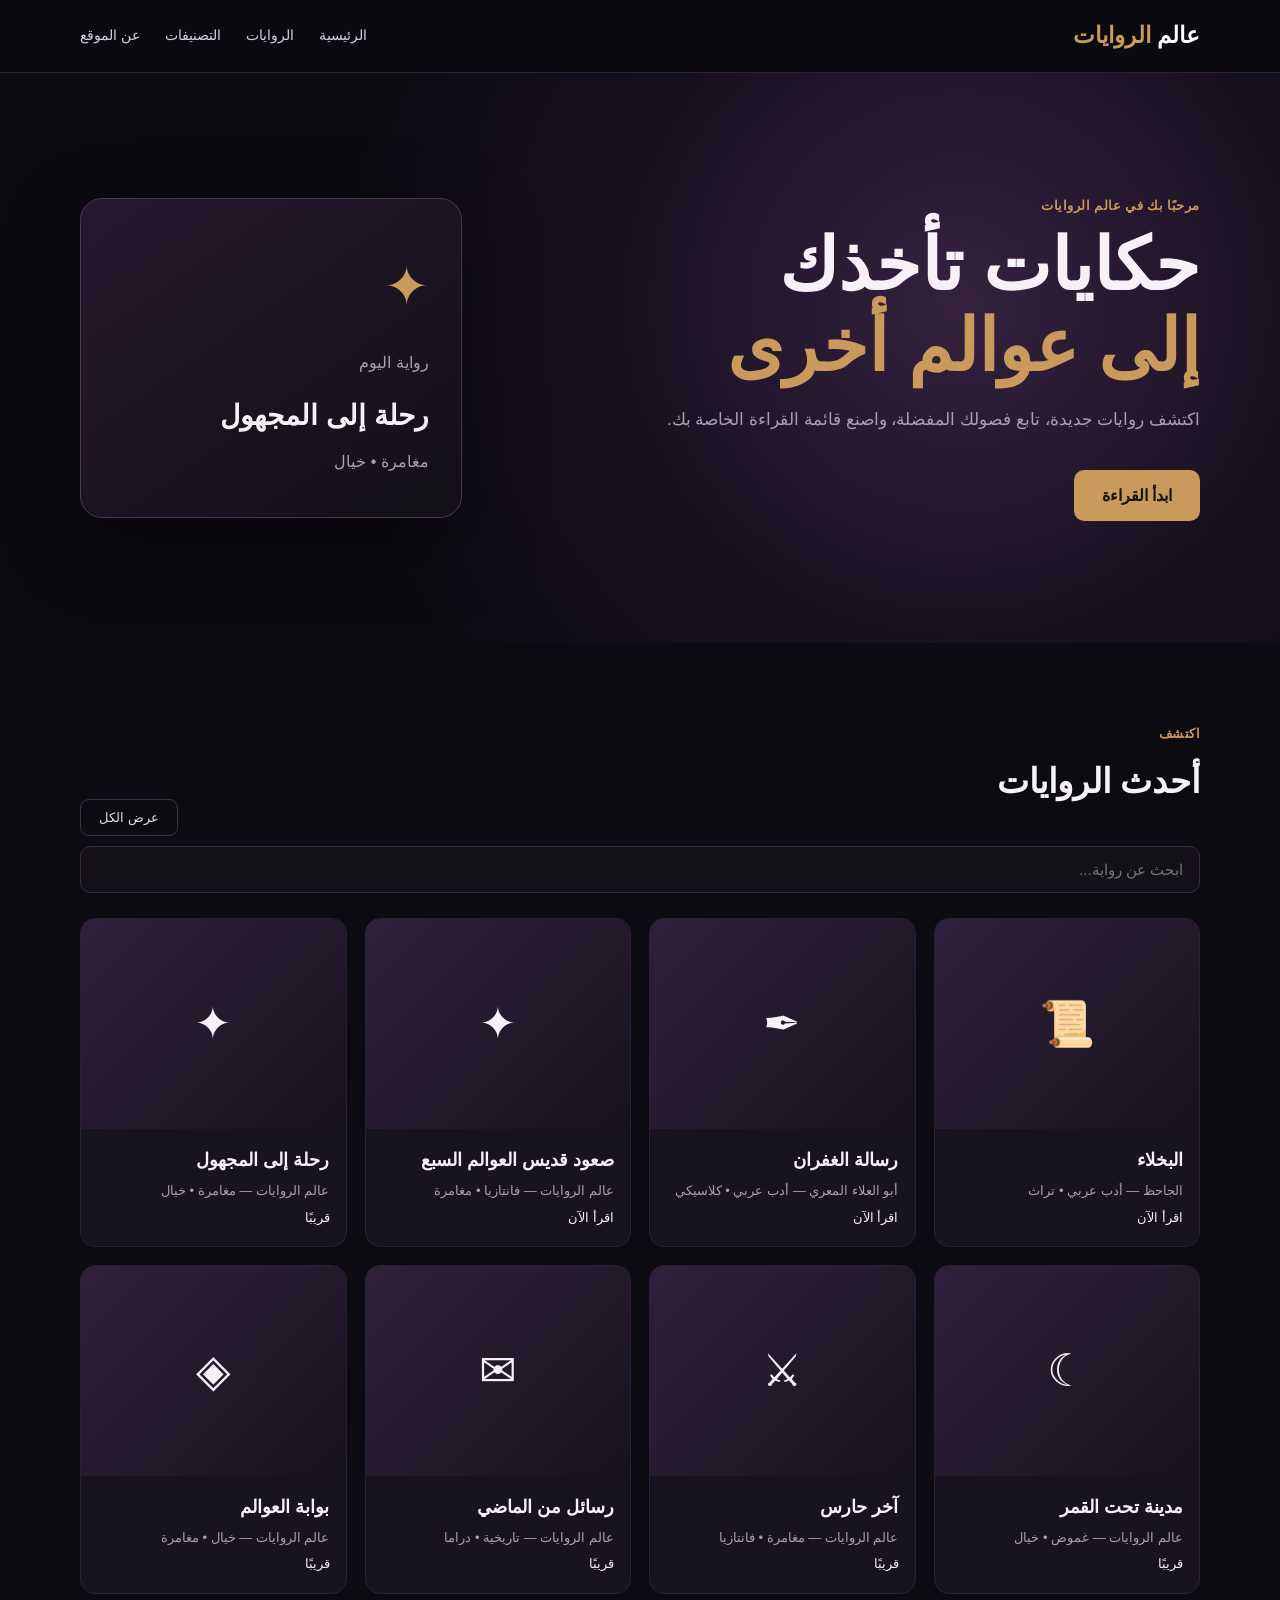
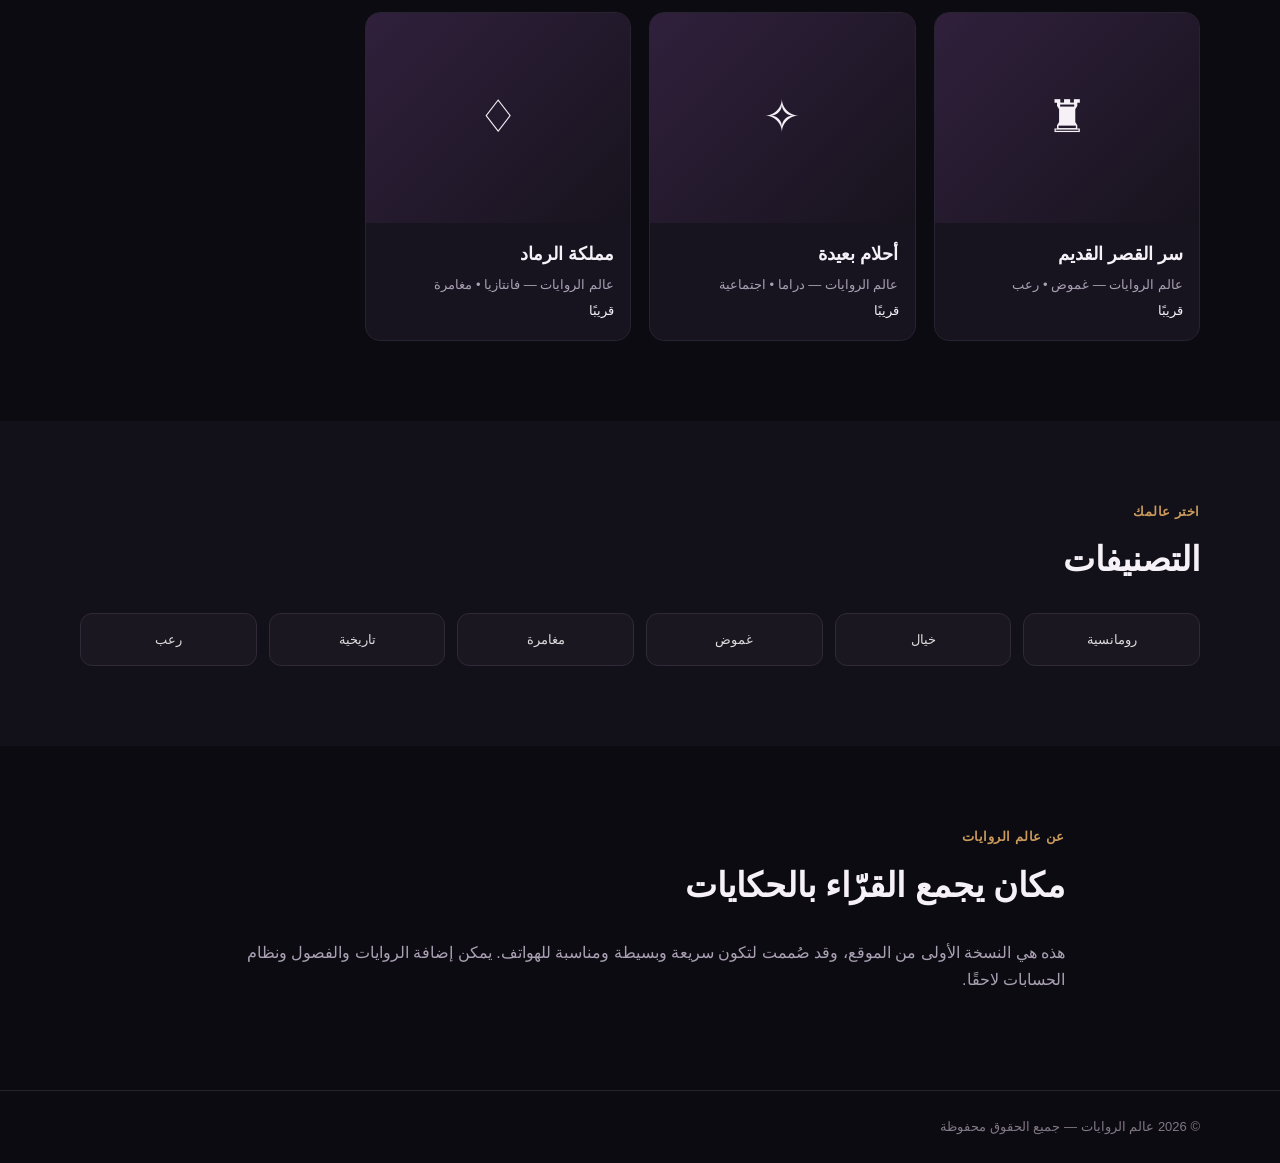
<file: index.html>
<!doctype html>
<html lang="ar" dir="rtl">
<head>
  <meta charset="UTF-8">
  <meta name="viewport" content="width=device-width,initial-scale=1">
  <title>عالم الروايات</title>
  <meta name="description" content="عالم الروايات — مكانك لاكتشاف وقراءة الروايات.">
  <link rel="stylesheet" href="style.css">
</head>
<body>
<header class="site-header">
  <div class="container nav">
    <a class="logo" href="#">عالم <span>الروايات</span></a>
    <nav>
      <a href="#home">الرئيسية</a>
      <a href="#novels">الروايات</a>
      <a href="#categories">التصنيفات</a>
      <a href="#about">عن الموقع</a>
    </nav>
    <button class="menu" aria-label="فتح القائمة">☰</button>
  </div>
</header>

<main id="home">
<section class="hero">
  <div class="container hero-content">
    <div>
      <p class="eyebrow">مرحبًا بك في عالم الروايات</p>
      <h1>حكايات تأخذك<br><span>إلى عوالم أخرى</span></h1>
      <p class="hero-text">اكتشف روايات جديدة، تابع فصولك المفضلة، واصنع قائمة القراءة الخاصة بك.</p>
      <a class="primary" href="#novels">ابدأ القراءة</a>
    </div>
    <div class="hero-card">
      <div class="book-mark">✦</div>
      <p>رواية اليوم</p>
      <h2>رحلة إلى المجهول</h2>
      <span>مغامرة • خيال</span>
    </div>
  </div>
</section>

<section class="container section" id="novels">
  <div class="section-head">
    <div><p class="eyebrow">اكتشف</p><h2>أحدث الروايات</h2></div>
    <button class="ghost" id="showAll">عرض الكل</button>
  </div>
  <div class="search-row">
    <input id="search" type="search" placeholder="ابحث عن رواية..." aria-label="ابحث عن رواية">
  </div>
  <div class="books" id="books"></div>
</section>

<section class="categories section" id="categories">
  <div class="container">
    <p class="eyebrow">اختر عالمك</p><h2>التصنيفات</h2>
    <div class="category-grid">
      <button>رومانسية</button><button>خيال</button><button>غموض</button>
      <button>مغامرة</button><button>تاريخية</button><button>رعب</button>
    </div>
  </div>
</section>

<section class="container about section" id="about">
  <p class="eyebrow">عن عالم الروايات</p>
  <h2>مكان يجمع القرّاء بالحكايات</h2>
  <p>هذه هي النسخة الأولى من الموقع، وقد صُممت لتكون سريعة وبسيطة ومناسبة للهواتف. يمكن إضافة الروايات والفصول ونظام الحسابات لاحقًا.</p>
</section>
</main>

<footer><div class="container">© 2026 عالم الروايات — جميع الحقوق محفوظة</div></footer>
<script src="script.js"></script>
</body>
</html>
</file>
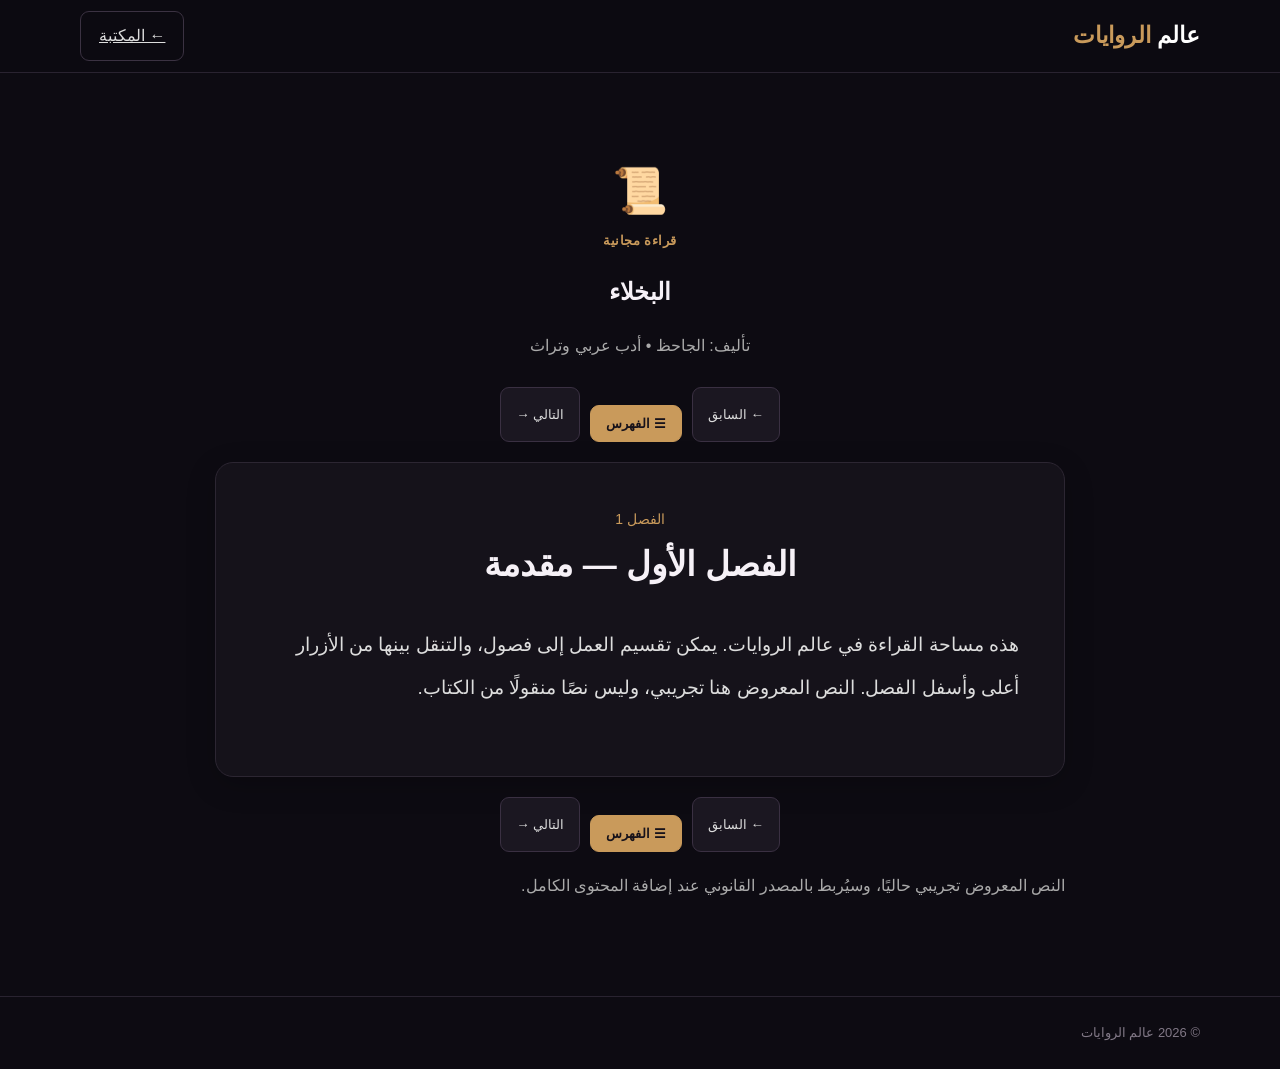
<file: novels/al-bukhala.html>
<!doctype html>
<html lang="ar" dir="rtl">
<head><meta charset="UTF-8"><meta name="viewport" content="width=device-width,initial-scale=1">
<title>البخلاء — عالم الروايات</title><link rel="stylesheet" href="../style.css">
<style>
.reader{max-width:850px;margin:auto}.reader-head{text-align:center;margin-bottom:28px}.reader-head .book-mark{font-size:45px}
.chapter-nav{display:none;gap:8px;flex-wrap:wrap;justify-content:center;margin:0 0 20px;padding:14px;background:#15121a;border:1px solid #2c2632;border-radius:14px}.chapter-nav.open{display:flex}
.chapter-nav button,.reader-actions button{background:#1b1721;color:#ddd;border:1px solid #3a3042;border-radius:9px;padding:10px 15px;cursor:pointer}.chapter-nav button.active{border-color:#c99a5b;color:#c99a5b}
.chapter{background:#15121a;border:1px solid #2c2632;border-radius:18px;padding:clamp(22px,5vw,45px);box-shadow:0 8px 30px #0003}.chapter h2{text-align:center;margin-bottom:30px}.chapter p{font-size:19px;line-height:2.25;color:#ddd;margin:0 0 22px}.reader-actions{display:flex;gap:10px;justify-content:center;flex-wrap:wrap;margin:20px 0}.reader-actions .primary{background:#c99a5b;color:#17121a;border-color:#c99a5b}.meta,.note{color:#aaa}.chapter-label{color:#c99a5b;font-size:14px;text-align:center}
</style></head>
<body>
<header class="site-header"><div class="container nav"><a class="logo" href="../index.html">عالم <span>الروايات</span></a><a class="ghost" href="../index.html#novels">← المكتبة</a></div></header>
<main><section class="container section reader">
<div class="reader-head"><div class="book-mark">📜</div><p class="eyebrow">قراءة مجانية</p><h1>البخلاء</h1><p class="meta">تأليف: الجاحظ • أدب عربي وتراث</p></div>
<div class="reader-actions" id="topActions"></div><div class="chapter-nav" id="chapters"></div><article class="chapter" id="content"></article><div class="reader-actions" id="bottomActions"></div>
<p class="note">النص المعروض تجريبي حاليًا، وسيُربط بالمصدر القانوني عند إضافة المحتوى الكامل.</p>
</section></main><footer><div class="container">© 2026 عالم الروايات</div></footer>
<script>
const chapters=[
{title:"الفصل الأول — مقدمة",text:"هذه مساحة القراءة في عالم الروايات. يمكن تقسيم العمل إلى فصول، والتنقل بينها من الأزرار أعلى وأسفل الفصل. النص المعروض هنا تجريبي، وليس نصًا منقولًا من الكتاب."},
{title:"الفصل الثاني — بداية القراءة",text:"سيتم وضع المحتوى الكامل للفصل هنا بعد ربطه بمصدر يسمح بإعادة نشر النص أو عرضه بالطريقة المناسبة. صُمم القارئ ليكون مريحًا على شاشة الهاتف."},
{title:"الفصل الثالث — متابعة",text:"يمكن لاحقًا إضافة فصول كثيرة، مع حفظ الفصل الذي توقف عنده القارئ، وأزرار واضحة للانتقال إلى الفصل التالي والسابق."}
];
const nav=document.getElementById("chapters"),content=document.getElementById("content");
function controls(i){return '<button onclick="show('+(i-1)+' )" '+(i===0?'disabled':'')+'>← السابق</button><button class="primary" onclick="toggleIndex()">☰ الفهرس</button><button onclick="show('+(i+1)+' )" '+(i===chapters.length-1?'disabled':'')+'>التالي →</button>';}
function toggleIndex(){nav.classList.toggle("open");}
function show(i){if(i<0||i>=chapters.length)return;nav.innerHTML=chapters.map((c,n)=>'<button class="'+(n===i?'active':'')+'" onclick="show('+n+');nav.classList.remove(\'open\')">الفصل '+(n+1)+'</button>').join("");content.innerHTML='<div class="chapter-label">الفصل '+(i+1)+'</div><h2>'+chapters[i].title+'</h2><p>'+chapters[i].text+'</p>';document.getElementById("topActions").innerHTML=controls(i);document.getElementById("bottomActions").innerHTML=controls(i);window.scrollTo({top:0,behavior:"smooth"});}
show(0);
</script></body></html>
</file>
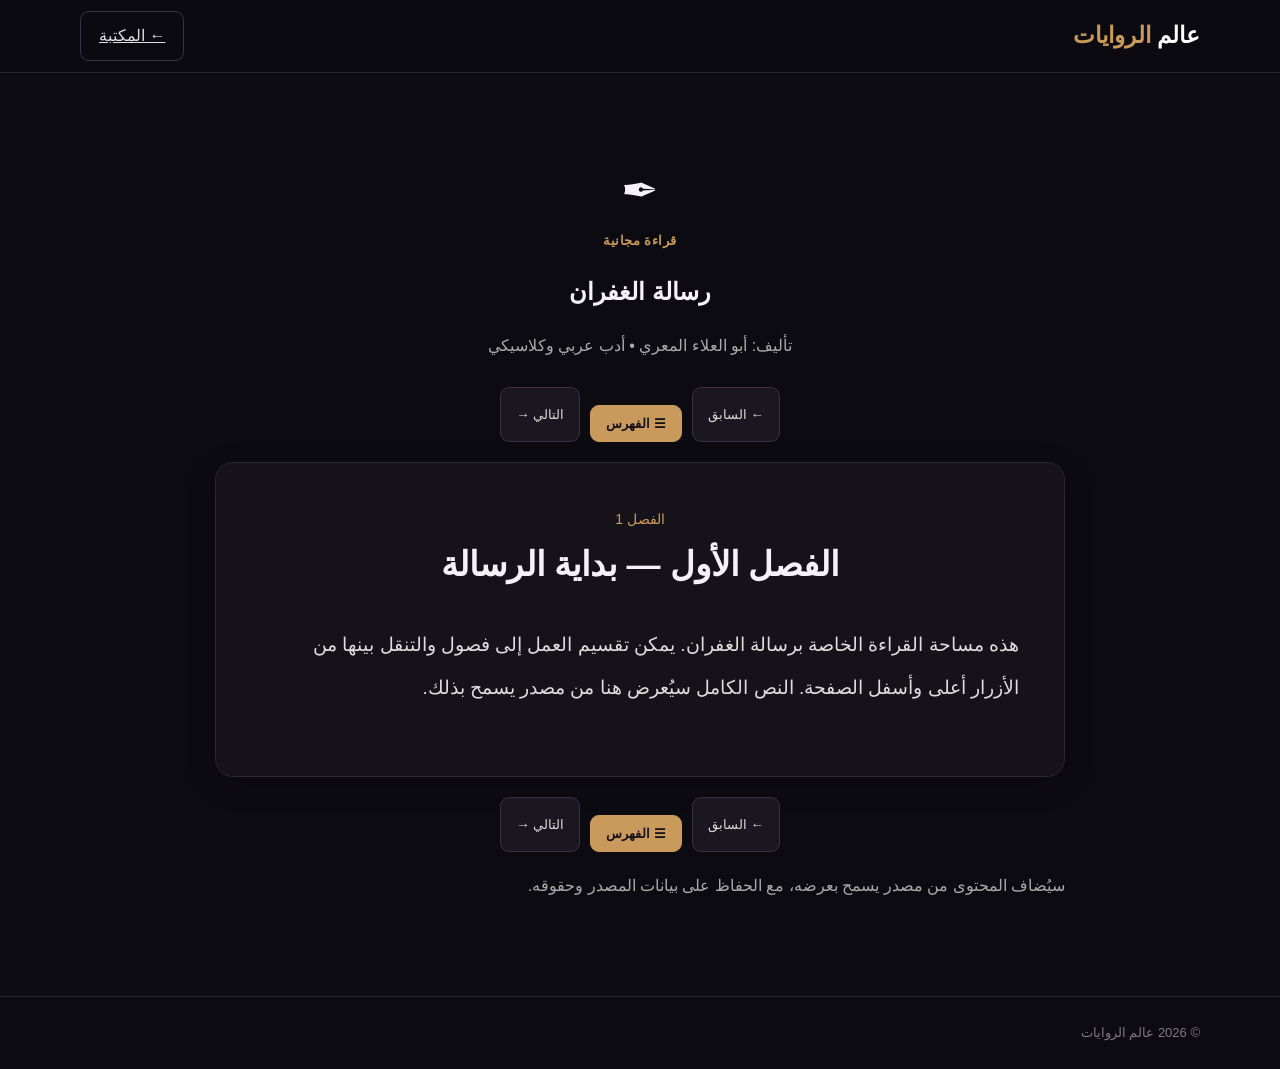
<file: novels/risalat-al-ghufran.html>
<!doctype html>
<html lang="ar" dir="rtl">
<head><meta charset="UTF-8"><meta name="viewport" content="width=device-width,initial-scale=1">
<title>رسالة الغفران — عالم الروايات</title><link rel="stylesheet" href="../style.css">
<style>
.reader{max-width:850px;margin:auto}.reader-head{text-align:center;margin-bottom:28px}.reader-head .book-mark{font-size:45px}
.chapter-nav{display:none;gap:8px;flex-wrap:wrap;justify-content:center;margin:0 0 20px;padding:14px;background:#15121a;border:1px solid #2c2632;border-radius:14px}.chapter-nav.open{display:flex}
.chapter-nav button,.reader-actions button{background:#1b1721;color:#ddd;border:1px solid #3a3042;border-radius:9px;padding:10px 15px;cursor:pointer}.chapter-nav button.active{border-color:#c99a5b;color:#c99a5b}
.chapter{background:#15121a;border:1px solid #2c2632;border-radius:18px;padding:clamp(22px,5vw,45px);box-shadow:0 8px 30px #0003}.chapter h2{text-align:center;margin-bottom:30px}.chapter p{font-size:19px;line-height:2.25;color:#ddd;margin:0 0 22px}.reader-actions{display:flex;gap:10px;justify-content:center;flex-wrap:wrap;margin:20px 0}.reader-actions .primary{background:#c99a5b;color:#17121a;border-color:#c99a5b}.meta,.note{color:#aaa}.chapter-label{color:#c99a5b;font-size:14px;text-align:center}
</style></head>
<body>
<header class="site-header"><div class="container nav"><a class="logo" href="../index.html">عالم <span>الروايات</span></a><a class="ghost" href="../index.html#novels">← المكتبة</a></div></header>
<main><section class="container section reader">
<div class="reader-head"><div class="book-mark">✒</div><p class="eyebrow">قراءة مجانية</p><h1>رسالة الغفران</h1><p class="meta">تأليف: أبو العلاء المعري • أدب عربي وكلاسيكي</p></div>
<div class="reader-actions" id="topActions"></div><div class="chapter-nav" id="chapters"></div><article class="chapter" id="content"></article><div class="reader-actions" id="bottomActions"></div>
<p class="note">سيُضاف المحتوى من مصدر يسمح بعرضه، مع الحفاظ على بيانات المصدر وحقوقه.</p>
</section></main><footer><div class="container">© 2026 عالم الروايات</div></footer>
<script>
const chapters=[
{title:"الفصل الأول — بداية الرسالة",text:"هذه مساحة القراءة الخاصة برسالة الغفران. يمكن تقسيم العمل إلى فصول والتنقل بينها من الأزرار أعلى وأسفل الصفحة. النص الكامل سيُعرض هنا من مصدر يسمح بذلك."},
{title:"الفصل الثاني — متابعة القراءة",text:"صُمم القارئ ليكون موحدًا مع بقية روايات الموقع، مع فهرس للفصول وزري السابق والتالي في أعلى الفصل وأسفله."}
];
const nav=document.getElementById("chapters"),content=document.getElementById("content");
function controls(i){return '<button onclick="show('+(i-1)+' )" '+(i===0?'disabled':'')+'>← السابق</button><button class="primary" onclick="toggleIndex()">☰ الفهرس</button><button onclick="show('+(i+1)+' )" '+(i===chapters.length-1?'disabled':'')+'>التالي →</button>';}
function toggleIndex(){nav.classList.toggle("open");}
function show(i){if(i<0||i>=chapters.length)return;nav.innerHTML=chapters.map((c,n)=>'<button class="'+(n===i?'active':'')+'" onclick="show('+n+');nav.classList.remove(\'open\')">الفصل '+(n+1)+'</button>').join("");content.innerHTML='<div class="chapter-label">الفصل '+(i+1)+'</div><h2>'+chapters[i].title+'</h2><p>'+chapters[i].text+'</p>';document.getElementById("topActions").innerHTML=controls(i);document.getElementById("bottomActions").innerHTML=controls(i);window.scrollTo({top:0,behavior:"smooth"});}
show(0);
</script></body></html>
</file>
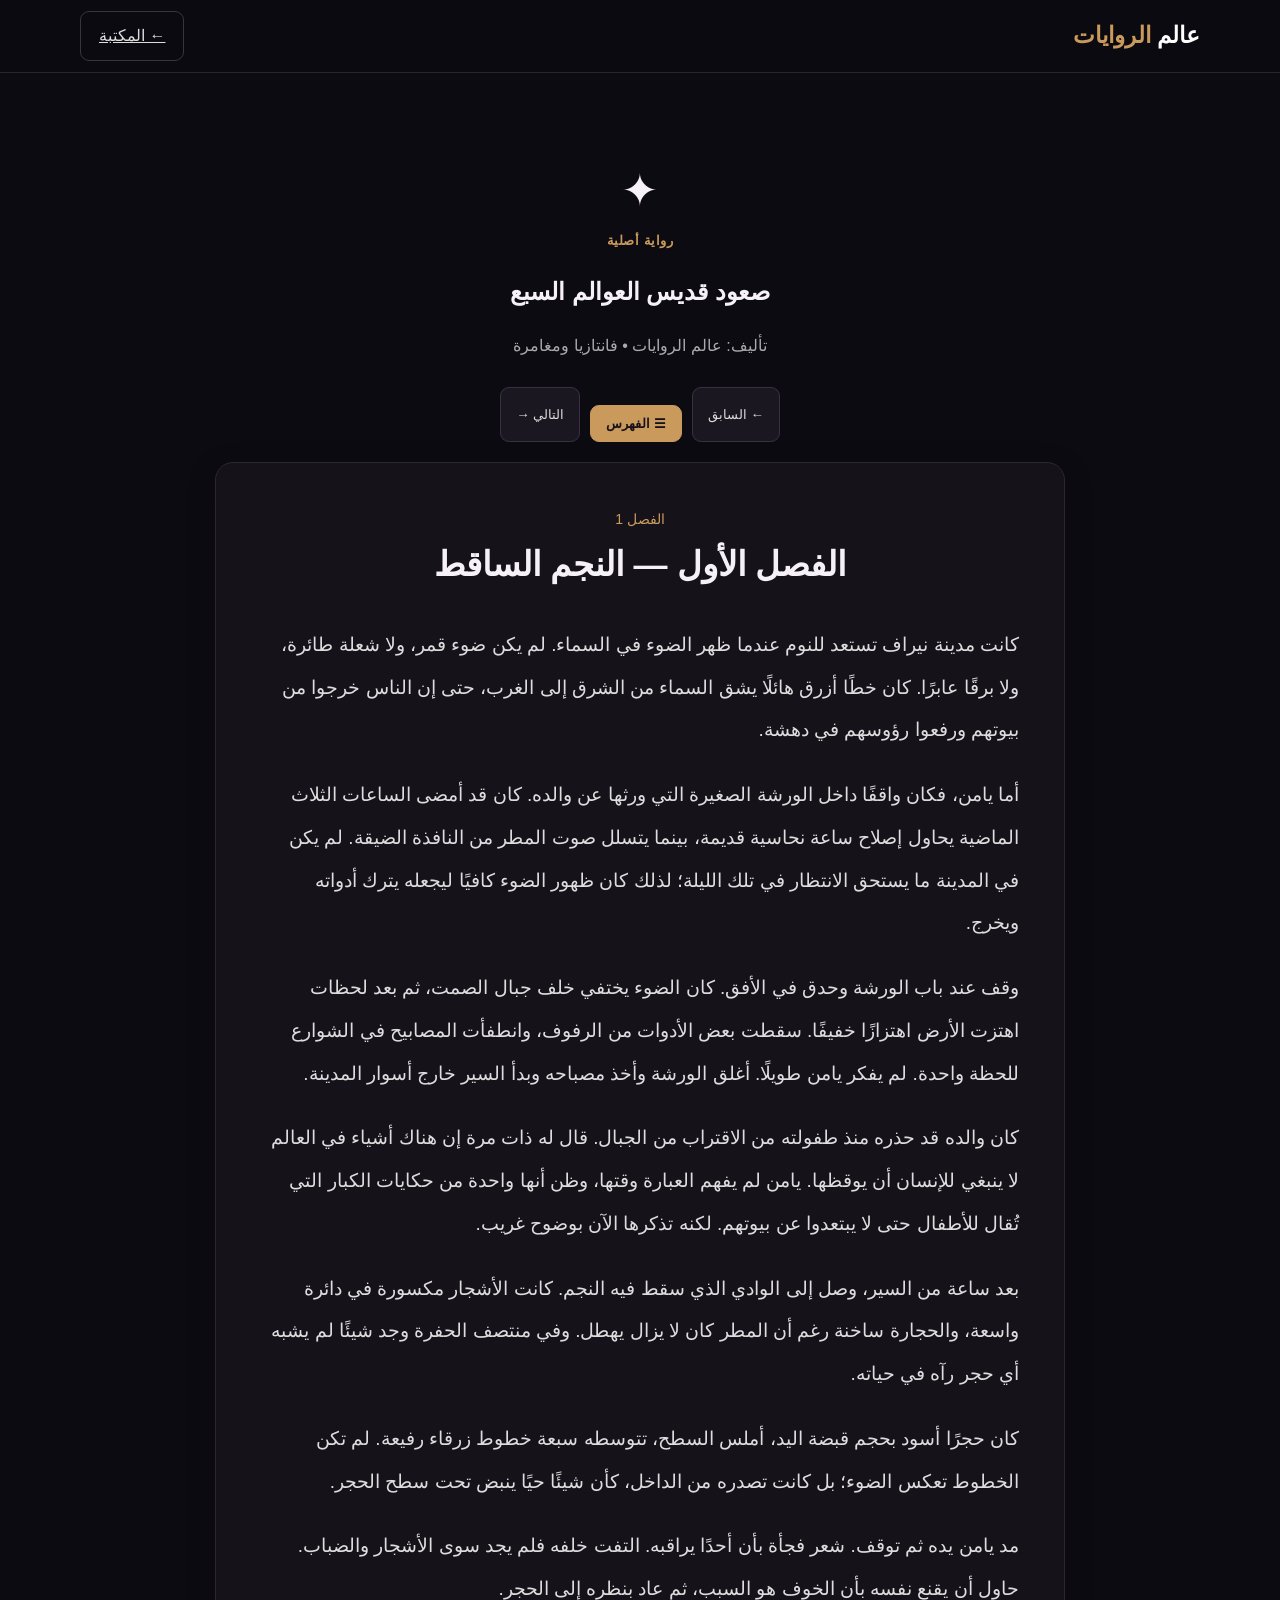
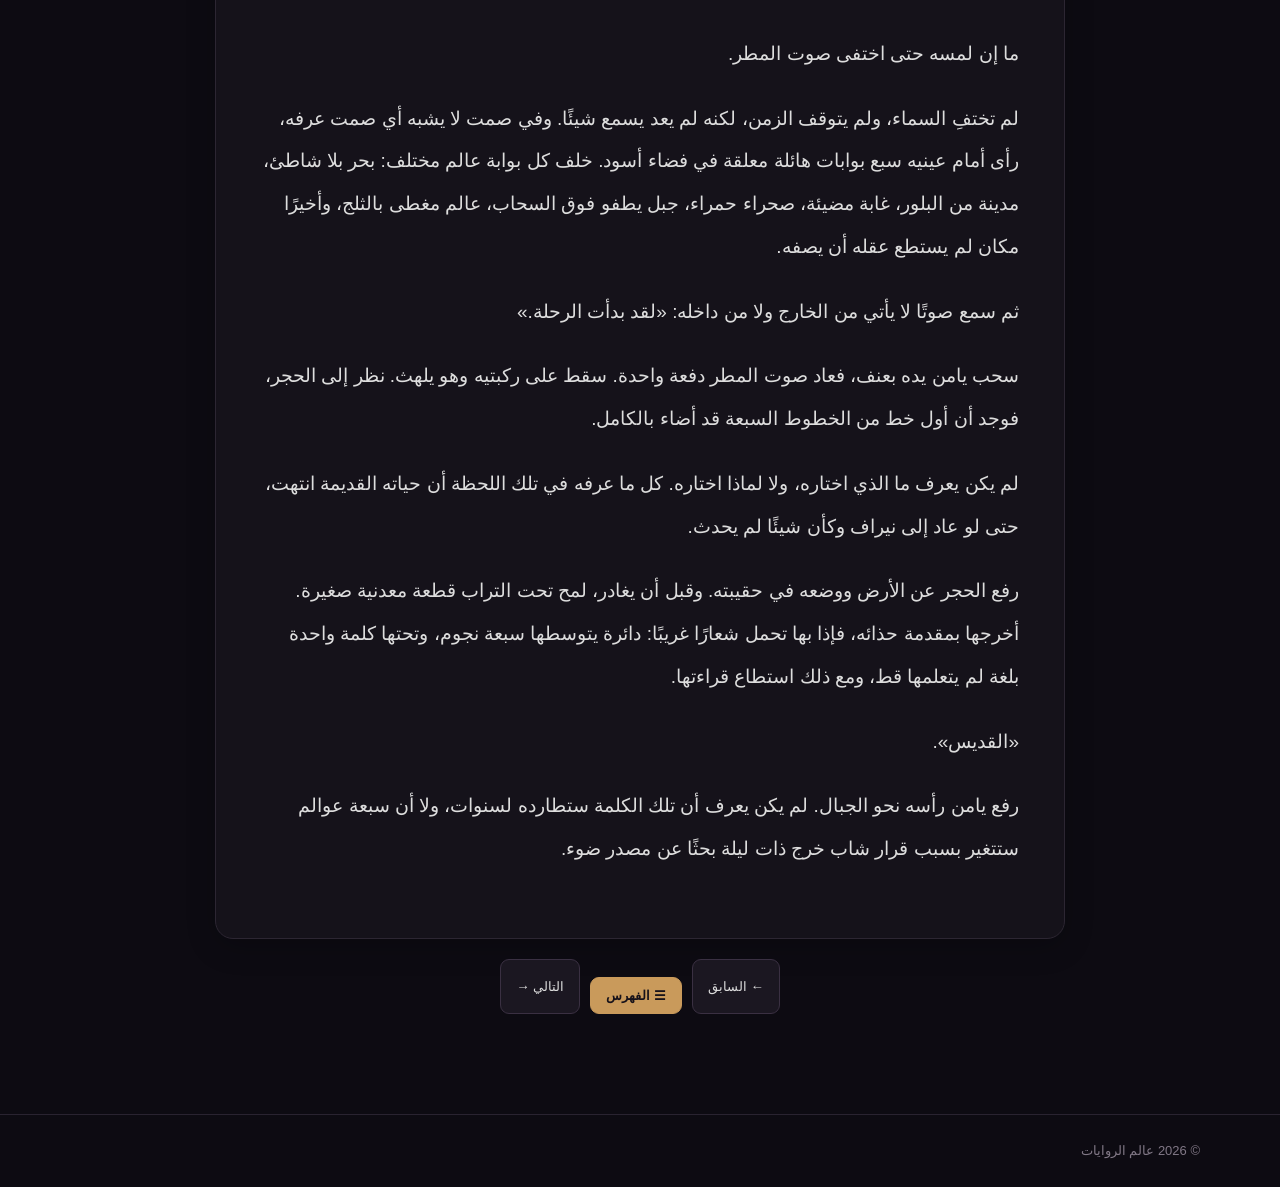
<file: novels/saint-of-seven-worlds.html>
<!doctype html>
<html lang="ar" dir="rtl">
<head><meta charset="UTF-8"><meta name="viewport" content="width=device-width,initial-scale=1">
<title>صعود قديس العوالم السبع — عالم الروايات</title><link rel="stylesheet" href="../style.css">
<style>
.reader{max-width:850px;margin:auto}.reader-head{text-align:center;margin-bottom:28px}.reader-head .book-mark{font-size:45px}
.chapter-nav{display:none;gap:8px;flex-wrap:wrap;justify-content:center;margin:0 0 20px;padding:14px;background:#15121a;border:1px solid #2c2632;border-radius:14px}.chapter-nav.open{display:flex}
.chapter-nav button,.reader-actions button{background:#1b1721;color:#ddd;border:1px solid #3a3042;border-radius:9px;padding:10px 15px;cursor:pointer}.chapter-nav button.active{border-color:#c99a5b;color:#c99a5b}
.chapter{background:#15121a;border:1px solid #2c2632;border-radius:18px;padding:clamp(22px,5vw,45px);box-shadow:0 8px 30px #0003}.chapter h2{text-align:center;margin-bottom:30px}.chapter p{font-size:19px;line-height:2.25;color:#ddd;margin:0 0 22px}.reader-actions{display:flex;gap:10px;justify-content:center;flex-wrap:wrap;margin:20px 0}.reader-actions .primary{background:#c99a5b;color:#17121a;border-color:#c99a5b}.meta{color:#aaa}.chapter-label{color:#c99a5b;font-size:14px;text-align:center}
</style></head>
<body>
<header class="site-header"><div class="container nav"><a class="logo" href="../index.html">عالم <span>الروايات</span></a><a class="ghost" href="../index.html#novels">← المكتبة</a></div></header>
<main><section class="container section reader">
<div class="reader-head"><div class="book-mark">✦</div><p class="eyebrow">رواية أصلية</p><h1>صعود قديس العوالم السبع</h1><p class="meta">تأليف: عالم الروايات • فانتازيا ومغامرة</p></div>
<div class="reader-actions" id="topActions"></div><div class="chapter-nav" id="chapters"></div><article class="chapter" id="content"></article><div class="reader-actions" id="bottomActions"></div>
</section></main>
<footer><div class="container">© 2026 عالم الروايات</div></footer>
<script>
const chapters=[
  [
    "الفصل الأول — النجم الساقط",
    [
      "كانت مدينة نيراف تستعد للنوم عندما ظهر الضوء في السماء. لم يكن ضوء قمر، ولا شعلة طائرة، ولا برقًا عابرًا. كان خطًا أزرق هائلًا يشق السماء من الشرق إلى الغرب، حتى إن الناس خرجوا من بيوتهم ورفعوا رؤوسهم في دهشة.",
      "أما يامن، فكان واقفًا داخل الورشة الصغيرة التي ورثها عن والده. كان قد أمضى الساعات الثلاث الماضية يحاول إصلاح ساعة نحاسية قديمة، بينما يتسلل صوت المطر من النافذة الضيقة. لم يكن في المدينة ما يستحق الانتظار في تلك الليلة؛ لذلك كان ظهور الضوء كافيًا ليجعله يترك أدواته ويخرج.",
      "وقف عند باب الورشة وحدق في الأفق. كان الضوء يختفي خلف جبال الصمت، ثم بعد لحظات اهتزت الأرض اهتزازًا خفيفًا. سقطت بعض الأدوات من الرفوف، وانطفأت المصابيح في الشوارع للحظة واحدة. لم يفكر يامن طويلًا. أغلق الورشة وأخذ مصباحه وبدأ السير خارج أسوار المدينة.",
      "كان والده قد حذره منذ طفولته من الاقتراب من الجبال. قال له ذات مرة إن هناك أشياء في العالم لا ينبغي للإنسان أن يوقظها. يامن لم يفهم العبارة وقتها، وظن أنها واحدة من حكايات الكبار التي تُقال للأطفال حتى لا يبتعدوا عن بيوتهم. لكنه تذكرها الآن بوضوح غريب.",
      "بعد ساعة من السير، وصل إلى الوادي الذي سقط فيه النجم. كانت الأشجار مكسورة في دائرة واسعة، والحجارة ساخنة رغم أن المطر كان لا يزال يهطل. وفي منتصف الحفرة وجد شيئًا لم يشبه أي حجر رآه في حياته.",
      "كان حجرًا أسود بحجم قبضة اليد، أملس السطح، تتوسطه سبعة خطوط زرقاء رفيعة. لم تكن الخطوط تعكس الضوء؛ بل كانت تصدره من الداخل، كأن شيئًا حيًا ينبض تحت سطح الحجر.",
      "مد يامن يده ثم توقف. شعر فجأة بأن أحدًا يراقبه. التفت خلفه فلم يجد سوى الأشجار والضباب. حاول أن يقنع نفسه بأن الخوف هو السبب، ثم عاد بنظره إلى الحجر.",
      "ما إن لمسه حتى اختفى صوت المطر.",
      "لم تختفِ السماء، ولم يتوقف الزمن، لكنه لم يعد يسمع شيئًا. وفي صمت لا يشبه أي صمت عرفه، رأى أمام عينيه سبع بوابات هائلة معلقة في فضاء أسود. خلف كل بوابة عالم مختلف: بحر بلا شاطئ، مدينة من البلور، غابة مضيئة، صحراء حمراء، جبل يطفو فوق السحاب، عالم مغطى بالثلج، وأخيرًا مكان لم يستطع عقله أن يصفه.",
      "ثم سمع صوتًا لا يأتي من الخارج ولا من داخله: «لقد بدأت الرحلة.»",
      "سحب يامن يده بعنف، فعاد صوت المطر دفعة واحدة. سقط على ركبتيه وهو يلهث. نظر إلى الحجر، فوجد أن أول خط من الخطوط السبعة قد أضاء بالكامل.",
      "لم يكن يعرف ما الذي اختاره، ولا لماذا اختاره. كل ما عرفه في تلك اللحظة أن حياته القديمة انتهت، حتى لو عاد إلى نيراف وكأن شيئًا لم يحدث.",
      "رفع الحجر عن الأرض ووضعه في حقيبته. وقبل أن يغادر، لمح تحت التراب قطعة معدنية صغيرة. أخرجها بمقدمة حذائه، فإذا بها تحمل شعارًا غريبًا: دائرة يتوسطها سبعة نجوم، وتحتها كلمة واحدة بلغة لم يتعلمها قط، ومع ذلك استطاع قراءتها.",
      "«القديس».",
      "رفع يامن رأسه نحو الجبال. لم يكن يعرف أن تلك الكلمة ستطارده لسنوات، ولا أن سبعة عوالم ستتغير بسبب قرار شاب خرج ذات ليلة بحثًا عن مصدر ضوء."
    ]
  ],
  [
    "الفصل الثاني — الباب الذي لا يُرى",
    [
      "عاد يامن إلى نيراف قبل الفجر بقليل، لكنه لم يدخل الورشة. أغلق الباب مرتين، وأسند إليه قطعة الحديد التي يستخدمها لإغلاقه من الداخل، ثم وضع الحجر الأسود فوق طاولة العمل. ظل واقفًا أمامه حتى بدأت خيوط الصباح تتسلل من النافذة.",
      "كان أكثر ما يخيفه أن الحجر لم يعد يضيء. بدا كقطعة صخر عادية، إلا أن الخط الأزرق الأول ظل ظاهرًا تحت سطحه كنبض بعيد. مد يامن يده ثم سحبها. تذكر البوابات السبع، وتذكر الصوت الذي قال إن الرحلة بدأت.",
      "فتح صندوقًا قديمًا كان والده يحتفظ به أسفل الطاولة. لم يجد شيئًا يفسر الحجر، لكنه وجد دفترًا جلديًا متهالكًا. صفحات كثيرة منه كانت ممزقة، وفي آخر صفحة بقي رسم لدائرة تحيط بها سبعة نقاط، وتحت الرسم عبارة قصيرة: «إذا ظهر الباب، فلا تدخل وحدك».",
      "قرأ العبارة مرة أخرى. كان يستطيع تجاهلها، لكنه كان يعرف أن هذا النوع من التحذيرات لا يتركه الآباء في دفاترهم بلا سبب.",
      "عندما ارتفعت الشمس، وضع الحجر داخل حقيبة صغيرة وبدأ يفحص جدار الورشة. لم يحدث شيء. مرّت ساعة، ثم ساعتان. وعندما بدأ يامن يعتقد أنه تخيل كل شيء، أغمض عينيه للحظة.",
      "ظهرت البوابات السبع.",
      "لكن المشهد تغير. لم تعد البوابات متساوية. كانت السادسة بعيدة، والثالثة شبه مخفية، بينما اقتربت بوابة واحدة حتى صار نقشها واضحًا. كان نقشًا دائريًا تتوسطه سبعة خطوط، مطابقًا للعلامة التي وجدها في الوادي.",
      "فتح يامن عينيه، فوجد دائرة من الضوء على الجدار المقابل. لم تكن مرسومة عليه؛ كانت واقفة أمامه كنافذة إلى مكان آخر. ثم امتد الضوء، وظهر إطار باب كامل.",
      "اقترب منه بحذر. لم يكن للباب مقبض ولا مفصلات، ولا حتى فتحة يمكن أن يدخل فيها مفتاح. وضع كفه عليه، فانفتح من تلقاء نفسه دون صوت.",
      "خلف الباب لم يجد غرفة أخرى من ورشته. رأى ممرًا حجريًا طويلًا، وفي نهايته سماء خضراء تحتها بحر أسود ساكن. على الأرض ظهرت آثار أقدام قديمة، كأن شخصًا دخل قبله بسنوات.",
      "سمع يامن صوتًا من خلفه. استدار بسرعة، فلم يجد أحدًا. ثم سمع الهمسة مرة أخرى، ولكن هذه المرة من داخل الممر: «لا تأخذ الحجر معك».",
      "تراجع يامن خطوة. نظر إلى الحقيبة، ثم إلى الباب. كان يمكنه إغلاقه ونسيان كل شيء، لكنه تذكر والده، والصفحة الممزقة، والكلمة التي قرأها فوق القطعة المعدنية.",
      "رفع الحجر وأمسكه في يده. أضاء الخط الأول بقوة، واهتز الباب.",
      "وفي اللحظة التي وضع فيها قدمه داخل الممر، انطفأت جميع مصابيح نيراف في الخارج. لم يعرف يامن أن عبوره تلك العتبة لم يفتح طريقًا إلى عالم آخر فقط، بل أيقظ شيئًا كان ينتظر عودته منذ زمن بعيد."
    ]
  ],
  [
    "الفصل الثالث — بحر لا يعرف الشاطئ",
    [
      "لم يشعر يامن بجسده وهو يعبر. للحظة بدا وكأنه يسقط بلا اتجاه، ثم اصطدمت قدماه بأرض باردة. عندما فتح عينيه وجد نفسه فوق منصة حجرية وسط بحر أسود يمتد إلى الأفق. كانت السماء خضراء، تتخللها نجوم ضخمة تبدو أقرب من المعتاد.",
      "أغلق الباب خلفه واختفى. حاول العودة، فلم يجد سوى جدار من الضباب. استدار حول نفسه، فوجد في المسافة قوسًا حجريًا يقود إلى جزيرة صغيرة.",
      "كان الحجر في يده أكثر دفئًا من قبل. أضاء الخط الأول، ثم ظهر على سطحه رمز يشبه موجة. فهم يامن أن العالم الأول قد اختاره، أو ربما اختاره هو.",
      "سار نحو الجزيرة عبر ممر من الصخور السوداء. كان البحر هادئًا بطريقة مخيفة، حتى إنه لم يصدر صوتًا. ثم تحرك الماء فجأة، وظهرت فوق سطحه مئات الدوائر المضيئة.",
      "من إحدى الدوائر خرجت فتاة ترتدي معطفًا أزرق وتحمل رمحًا قصيرًا. توقفت على بعد أمتار منه وقالت: «أنت من حمل الحجر، إذن؟»",
      "لم يجب يامن فورًا. سألها من تكون، فأخبرته أن اسمها لينا، وأنها من سكان هذا العالم. كانت تعرف عن البوابات السبع أكثر مما يعرفه هو، لكنها رفضت شرح كل شيء قبل أن يثبت أنه ليس واحدًا من أتباع حراس الصفر.",
      "عندما ذكر يامن العبارة التي سمعها في نيراف، تغير وجهها. قالت إن حراس الصفر لا يريدون فتح العوالم، بل يريدون إعادتها إلى حالة الصمت التي كانت عليها قبل آلاف السنين.",
      "ظهر في الأفق ضوء أبيض. أخبرت لينا يامن أن عليهما الوصول إلى منارة قديمة قبل أن يصل الضوء إليهما. لم يفهم السبب، لكنه تبعها.",
      "كانت المنارة مبنية على صخرة مرتفعة، وفي داخلها نقش عن سبعة حَمَلة. قال النقش إن كل حامل يستطيع عبور عالم، لكن القديس وحده يستطيع عبور العوالم كلها.",
      "قال يامن إن كلمة القديس مجرد اسم وجده على قطعة معدنية. أجابته لينا: «ليست اسمًا. إنها وظيفة لم يشغلها أحد منذ سقوط البوابات».",
      "قبل أن يواصل السؤال، اهتزت المنارة. ظهرت ظلال سوداء على سطح البحر، وبدأت الدوائر المضيئة تختفي واحدة بعد أخرى.",
      "أمسك يامن بالحجر. أضاء الخط الثاني للحظة، ثم عاد الضوء إلى الخط الأول. أدرك أن الطريق لن يمنحه القوة مجانًا؛ كان عليه أن يختار ما الذي يريد حمايته.",
      "اختار لينا، لا لأنه يعرفها، بل لأنها كانت أول شخص في هذا العالم أخبره الحقيقة دون أن تطلب منه شيئًا.",
      "انفجر الضوء من الحجر، وانحسر البحر لمسافة بعيدة، كاشفًا عن بوابة حجرية تحت الماء. نظرت لينا إليه وقالت: «الآن فهمت لماذا عاد الحجر إلى العالم».",
      "وفي أعلى المنارة ظهر شعار حراس الصفر، وكانت حوله سبع دوائر، لكن دائرة واحدة فقط كانت مشتعلة."
    ]
  ],
  [
    "الفصل الرابع — مدينة البلور",
    [
      "عبرت لينا مع يامن البوابة التي ظهرت تحت البحر، فوجد الاثنان نفسيهما في مدينة لا تشبه أي مدينة عرفها يامن. الأبراج شفافة، والطرقات تعكس السماء، والناس يسيرون في صمت كأنهم يخشون أن يوقظوا شيئًا تحت الأرض.",
      "قالت لينا إن هذا هو العالم الثاني، عالم البلور. هنا لا يستطيع أحد أن يكذب دون أن تتغير صورته على الجدران. لذلك كانت الأسرار أثمن من الذهب.",
      "كان الخط الثاني في الحجر قد أضاء بالكامل، لكن الخط الثالث بقي مظلمًا. أخبرته لينا أن كل عالم يطلب ثمنًا مختلفًا من حامل الحجر.",
      "في قلب المدينة وجدا قاعة دائرية يجتمع فيها شيوخ البلور. أحدهم، واسمه سيراف، عرف العلامة فورًا. قال إن والد يامن زار هذا العالم قبل سنوات.",
      "تجمد يامن. كان والده قد أخبره دائمًا أنه لم يغادر نيراف إلا مرة واحدة. سأله كيف يمكن أن يعرفه، فأجابه سيراف: «لأنه كان يحمل الختم نفسه، لكنه رفض أن يكون قديسًا».",
      "كشف سيراف أن والد يامن حاول إغلاق البوابات بعد أن اكتشف أن حراس الصفر ليسوا مجرد جماعة غامضة، بل شبكة قديمة تراقب توازن العوالم. المشكلة أن بعض أفرادها انحرفوا عن هدفهم وصاروا يرون أن وجود العوالم نفسها خطأ يجب محوه.",
      "طلب سيراف من يامن أن يترك الحجر في المدينة، مقابل أن يعيده إلى نيراف سالمًا. كان العرض مغريًا، لكن يامن لاحظ أن لينا لم تنظر إلى سيراف.",
      "عندما خرجا من القاعة، قالت له إن سيراف أخفى شيئًا. في البلور، عندما يكذب الشخص، تظهر ظلال حول انعكاسه. وقد رأت حوله سبع ظلال.",
      "عاد يامن إلى القاعة ليلًا، واكتشف غرفة تحت الأرض تحتوي على خرائط للعوالم. في وسطها كان اسم والده مكتوبًا بجانب عبارة: «الحامل الذي فشل في الوصول إلى الباب السابع».",
      "قبل أن يستطيع قراءة المزيد، أُغلقت الأبواب. ظهر سبعة رجال يرتدون أقنعة بيضاء.",
      "قال أحدهم: «أعطنا الحجر، يا ابن الرجل الذي هرب».",
      "رفض يامن. لم يكن يملك قوة كافية للقتال، لكنه استخدم انعكاسات البلور لصنع عشرات الصور الوهمية له ولينا. وبينما انشغل الرجال، كسرت لينا أحد الجدران وهربا.",
      "في آخر ممر وجد يامن بابًا صغيرًا يحمل علامة والده. فتحه، فوجد رسالة قصيرة: «يامن، إذا وصلت إلى هنا، فلا تثق بمن يقول إنني كنت أحاول إنقاذ العالم. كنت أحاول إنقاذك أنت».",
      "لم يفهم الرسالة، لكن الخط الثالث في الحجر أضاء للمرة الأولى."
    ]
  ],
  [
    "الفصل الخامس — غابة الذاكرة",
    [
      "كان الانتقال الثالث أكثر عنفًا. خرج يامن ولينا من البوابة ليسقطا فوق أرض مغطاة بأوراق مضيئة. كانت الأشجار عالية إلى درجة أن قممها تختفي خلف السحاب، وكل ورقة تحمل مشهدًا صغيرًا يتحرك داخلها.",
      "قالت لينا إنهما وصلا إلى عالم الذاكرة. هنا لا يعيش الناس بذكرياتهم فقط؛ بل تستطيع الغابة أن تعرض ذكريات الآخرين لمن يلمسها.",
      "حاول يامن ألا يلمس شيئًا، لكنه رأى ورقة تحمل صورة منزله في نيراف. اقترب منها، فظهر والده أمامه، أصغر سنًا، وهو يدخل البوابة نفسها التي عبرها يامن.",
      "سمع صوت والده يقول لرجل مجهول: «لن أسمح لهم باستخدام ابني». ثم تغير المشهد، وظهر والده وهو يخفي الحجر داخل صندوق.",
      "فهم يامن أن والده كان يعرف أكثر بكثير مما أخبره.",
      "ظهر حيوان أبيض بين الأشجار، له قرنان صغيران وعينان بلون الفضة. لم يهاجمهما، بل قادهما إلى منطقة تتوسطها بحيرة. هناك وجدا امرأة مسنة تدعى ميرا، وكانت حارسة هذا العالم.",
      "قالت ميرا إن الحجر لا يختار الأقوى، بل يختار من يستطيع حمل ذاكرته دون أن يصبح أسيرًا لها. ثم طلبت من يامن أن يدخل البحيرة.",
      "رفض أولًا، لكن سطح الماء أظهر له مشهدًا من طفولته: ليلة وفاة والده. كان يامن يتذكر المرض فقط، أما الآن فقد رأى رجلًا مقنعًا يقف قرب الباب قبل اختفاء والده بأيام.",
      "حاول الوصول إلى الصورة، لكنها تلاشت. قالت ميرا إن بعض الذكريات تُغلق لحماية صاحبها.",
      "في تلك اللحظة وصلت مجموعة من حراس الصفر. لم يحاولوا القتال؛ قال قائدهم إنهم يريدون فقط أن يعرف يامن الحقيقة.",
      "أخبره القائد أن والده لم يمت بالطريقة التي يعتقدها. لقد دخل العالم السابع بنفسه، وأغلق الطريق خلفه.",
      "غضب يامن وسأل لماذا لم يخبره أحد. أجابه الرجل: «لأن والدك طلب منا ألا نخبرك حتى يختار الحجر صاحبه الجديد».",
      "أضاء الخط الرابع. لأول مرة شعر يامن بأن الحجر ليس شيئًا يحمله؛ بل شيء يراقبه.",
      "قبل الرحيل، أعطته ميرا مفتاحًا من الخشب الأبيض وقالت: «عندما تصل إلى الباب السابع، ستجد شيئًا يخص أباك. لا تفتحه إلا إذا كنت مستعدًا لمعرفة لماذا تركك خلفه».",
      "غادرا الغابة، لكن صورة الرجل المقنع بقيت في ذهن يامن، وبدأ سؤال واحد يطارده: هل كان والده يحميه، أم يخفي عنه الحقيقة؟"
    ]
  ],
  [
    "الفصل السادس — صحراء النار",
    [
      "كان العالم الرابع صحراء لا تنتهي. الرمال حمراء، والسماء بلون النحاس، وفي الأفق أعمدة نار ترتفع دون أن تحرق شيئًا.",
      "سرعان ما أدرك يامن أن هذا العالم يختبر الإرادة. كلما توقف، ارتفعت حرارة الأرض. وكلما شك في طريقه، ظهرت عاصفة من الرمل.",
      "كانت لينا قد بدأت تفقد قوتها، فاختار يامن أن يحمل حقيبتها إلى جانب حقيبته. قالت له إنه يضيع وقته، لكنه أجاب: «لسنا في سباق».",
      "بعد ساعات ظهرت مدينة محفورة داخل جبل. استقبلهم سكانها بحذر، وكان على أبوابها نقش يقول: «لا يدخل من يبحث عن القوة».",
      "داخل المدينة عرف يامن أن هناك حجرًا ثانيًا، لكنه ليس نسخة من الحجر الأسود. كان قطعة حمراء تحفظ ذكرى أول حارس للبوابات.",
      "طلب شيخ المدينة من يامن أن يواجه غرفة المرايا. في الغرفة رأى سبع نسخ منه، وكل نسخة تعرض مستقبلًا مختلفًا.",
      "في الأول صار ملكًا. في الثاني أصبح قائدًا لحراس الصفر. في الثالث عاد إلى نيراف وعاش حياة هادئة. في الرابع فقد لينا. في الخامس فقد نفسه. أما السادس والسابع فلم يستطيعا الظهور.",
      "قال الشيخ إن المستقبل لا يُرى، بل الاحتمالات التي قد يصنعها الإنسان. ولذلك فإن اختيار يامن الآن أهم من أي قوة سيحصل عليها لاحقًا.",
      "اختار ألا يختار أي مستقبل. كسر المرآة الرئيسية.",
      "خرجت منها نار زرقاء دخلت الحجر، فأضاء الخط الخامس.",
      "لكن في اللحظة نفسها ظهر الرجل المقنع الذي رآه في غابة الذاكرة. قال ليامن: «أبوك كان سيختار مثلك، ولهذا خسر كل شيء».",
      "اندفع يامن نحوه، لكنه اختفى داخل العاصفة.",
      "قالت لينا إن الرجل يحمل علامة حراس الصفر القديمة، وليس العلامة الجديدة. هذا يعني أن داخل الجماعة انقسامًا أكبر مما ظنا.",
      "قبل مغادرة المدينة، أعطاهم الشيخ خريطة تقود إلى العالم الخامس. وحذر يامن من أن العالم التالي لا يسمح للغرباء بالحفاظ على أجسادهم كما هي.",
      "في طريقهم إلى البوابة، نظر يامن إلى الحجر. خمسة خطوط أصبحت مضيئة، واثنان فقط بقيا مظلمين.",
      "قال لنفسه إن الطريق لم يعد طريقًا للعودة. كان عليه أن يعرف ماذا حدث لوالده، حتى لو كانت الحقيقة أصعب من كل ما واجهه."
    ]
  ],
  [
    "الفصل السابع — الجبل المعلّق",
    [
      "كان العالم الخامس سماء مفتوحة أكثر منه أرضًا. جزر ضخمة تطفو فوق سحب بيضاء، وبينها جسور من ضوء تتحرك ببطء.",
      "هبط يامن ولينا على جزيرة صغيرة، فشعرا بخفة غريبة في أجسادهما. كل خطوة كانت تجعلهما يقفزان أكثر، وكأن الجاذبية نسيت كيف تعمل.",
      "في أعلى جبل معلق وجدوا مدينة صغيرة يسكنها أناس يطلقون على أنفسهم حماة الاتجاه. كانوا يعرفون أن البوابات السبع ليست أماكن فقط، بل نقاط توازن تحافظ على استقرار العوالم.",
      "أخبرهم قائد المدينة أن العالم السادس بدأ ينهار. إذا وصل الانهيار إلى الباب السابع، فقد تنفتح البوابات كلها في وقت واحد.",
      "سأل يامن عن سبب ذلك، فأجابه أن شخصًا ما يحاول جمع الخطوط السبعة بالقوة.",
      "كان الرجل المقنع هو أول مشتبه به، لكن لينا قالت إن هناك احتمالًا آخر: ربما يكون حراس الصفر أنفسهم هم من يحاولون منع الانهيار بطريقة خطرة.",
      "أعطى القائد يامن مهمة الوصول إلى قلب الجبل، حيث توجد آلة قديمة قادرة على رؤية البوابات كلها في لحظة واحدة.",
      "صعد يامن وحده، بينما بقيت لينا مع سكان المدينة لمواجهة اضطراب الجزر.",
      "في قلب الجبل وجد آلة تشبه ساعة عملاقة، وكل ترس فيها يحمل رمز عالم. عندما وضع الحجر في مركزها، ظهر وجه والده.",
      "قالت الصورة: «يامن، إذا رأيت هذا، فقد وصلت إلى الخط الخامس. كنت أتمنى ألا تصل إليه. لكنك الآن تعرف أنني لم أمت. أنا في العالم السابع، لأنني حاولت إغلاقه من الداخل».",
      "ظهر خلفه رجل مقنع. كان هو نفسه الذي يلاحق يامن.",
      "قال الأب: «لا تثق بالرجل الذي يرتدي القناع القديم. إنه يعرفني، لكنه لا يعمل لحساب حراس الصفر كما يظن الناس».",
      "انقطعت الصورة قبل أن يكمل.",
      "اهتز الجبل، وبدأت الجزر تسقط واحدة تلو الأخرى. عاد يامن مسرعًا إلى المدينة، فوجد لينا تقود السكان نحو بوابة النجاة.",
      "ساعدها حتى عبر الجميع. وقبل أن يعبر آخر واحد، انقسم الجسر تحت قدميه.",
      "مدت لينا يدها، وأمسكت به في اللحظة الأخيرة.",
      "قال يامن وهو ينهض: «هذه المرة أنا من كان يحتاج إلى من ينقذه». ابتسمت لينا وقالت: «احتفظ بذلك الاعتراف، قد أحتاج إلى تذكيرك به لاحقًا».",
      "دخل الاثنان البوابة معًا، لكن الحجر أضاء الخط السادس قبل أن يعبر يامن بالكامل."
    ]
  ],
  [
    "الفصل الثامن — مملكة الثلج",
    [
      "استقبلهم العالم السادس بعاصفة ثلجية. لم تكن الثلوج تتساقط من السماء، بل كانت تظهر من الهواء نفسه، كأن العالم يصنعها في اللحظة ذاتها.",
      "وجد يامن ولينا مدينة محاصرة بجدار جليدي. كان سكانها يعيشون تحت الأرض، لأن سطح العالم أصبح غير مستقر.",
      "قالت ملكة المدينة إن الباب السابع كان مغلقًا منذ زمن بعيد، لكن نبضًا يأتي منه كل ليلة يزداد قوة.",
      "أدرك يامن أن الحجر يستجيب لذلك النبض.",
      "في قاعة العرش وجد سبع قطع من معدن أبيض. كانت كل قطعة تحمل اسم عالم. السادسة كانت متشققة، والسابعة مفقودة.",
      "أخرج يامن مفتاح ميرا، ففتح درجًا مخفيًا خلف العرش. داخله وجد سجلًا بخط والده.",
      "كتب فيه أنه وصل إلى العالم السادس قبل سنوات، وأنه اكتشف أن العالم السابع ليس عالمًا بالمعنى المعتاد. إنه مكان بين الوجود والعدم، تستطيع منه قوة واحدة إعادة ترتيب البوابات.",
      "لكن والده كتب أيضًا أنه لم يكن وحده. كان معه شخص آخر، رجل يدعى رافن.",
      "ظهر الرجل المقنع أمام يامن في نهاية القاعة. نزع قناعه، وكان وجهه أكبر سنًا من الصور التي ظهرت في الذاكرة، لكنه لم يكن غريبًا.",
      "قال: «أنا رافن. وأبوك طلب مني أن أراقبك إذا وصلت إلى هنا».",
      "لم يصدقه يامن. سأله لماذا يطارده بدل أن يساعده.",
      "أجاب رافن أنه كان يحاول إبعاده عن الطريق لأن هناك من يراقبه من العالم السابع. كلما اقترب حامل الحجر، اقتربت معه قوة قادرة على ابتلاع العوالم.",
      "قالت لينا إن هذا لا يفسر لماذا قتل رافن رجالًا في مدينة البلور. نفى رافن ذلك، وقال إن الذين ظهروا هناك كانوا نسخًا مصنوعة من البلور.",
      "لم يعرف يامن من يصدق. لكنه لاحظ شيئًا: رافن لم يحاول أخذ الحجر.",
      "فجأة انشق سقف القاعة، وظهر ظل هائل فوق المدينة. لم يكن إنسانًا ولا مخلوقًا واضح الشكل. كان مجرد فراغ يتحرك.",
      "قال رافن: «لقد عرف مكاننا».",
      "وضع يامن الحجر في قلب القاعة. أضاء الخط السادس، وظهر الباب السابع للمرة الأولى أمام الجميع.",
      "قبل أن يعبر، التفت إلى رافن. قال الرجل: «إذا وجدت أباك، أخبره أنني أوفيت بوعدي».",
      "دخل يامن ولينا، واختفى الباب خلفهما، بينما بدأ العالم السادس يتجمد من الداخل."
    ]
  ],
  [
    "الفصل التاسع — الباب السابع",
    [
      "لم يكن العالم السابع مكانًا يمكن وصفه بسهولة. لم توجد أرض أو سماء. كانت هناك مساحات من الضوء والظلام، وجزر صغيرة من الصخور تطفو في فراغ لا نهاية له.",
      "في البعيد رأى يامن مدينة معلقة بلا أساس. كل مبنى فيها كان يشبه شيئًا من العوالم الستة السابقة، كأن هذا المكان يجمع بقاياها.",
      "قالت لينا إن المدينة تبدو كذكرى للعوالم، لا كعالم مستقل.",
      "وجد يامن في مركزها بابًا أبيض. أدخل مفتاح ميرا، فانفتح الباب على غرفة صغيرة.",
      "كان والده هناك.",
      "لم يكن شبحًا، ولا صورة، بل رجلًا حيًا، أكبر سنًا مما يتذكره يامن. نهض ببطء وقال اسمه.",
      "لم يستطع يامن الكلام في البداية. كل الأسئلة التي حملها سنوات طويلة اصطدمت بحقيقة أن الرجل أمامه حي.",
      "سأله لماذا تركه. أجابه والده بأنه لم يكن يملك خيارًا. عندما اكتشف أن الحجر اختار يامن وهو طفل، حاول أن يكسر الرابط، لكنه فشل.",
      "قال إن حراس الصفر كانوا في الأصل حماة البوابات، لكن قائدًا قديمًا حاول استخدام العالم السابع لصنع نظام يمنع كل تغيير. انقسم الحراس، وبدأ الصراع.",
      "كان الرجل المقنع رافن من الطرف الذي رفض السيطرة على البوابات. أما والد يامن فدخل العالم السابع ليمنع القائد القديم من الوصول إلى مركز النظام.",
      "سأل يامن عن الخط السابع.",
      "أجابه والده: «الخط الأخير لا يمنحك قوة. إنه يمنحك حق الاختيار».",
      "ظهر أمامهم مركز هائل يضم سبعة أبواب. كل باب كان متصلًا بعالم. إذا أضاء الخط السابع، يستطيع يامن فتحها أو إغلاقها أو تغيير علاقتها ببعضها.",
      "لكن الظل الذي ظهر في العالم السادس وصل إلى المدينة.",
      "قال الأب إن ذلك الظل هو بقايا إرادة القائد القديم، وقد ظل محبوسًا هنا حتى بدأ الحجر بإيقاظ البوابات.",
      "كان أمام يامن خياران: إغلاق العوالم إلى الأبد، أو فتحها وترك الخطر يعبر معها.",
      "نظر إلى لينا. ثم إلى أبيه. ثم إلى الأبواب.",
      "قال: «لن أختار بين السجن والفوضى. سأغير القاعدة نفسها».",
      "وضع الحجر في المركز، وأضاء الخط السابع."
    ]
  ],
  [
    "الفصل العاشر — حراس الصفر",
    [
      "عندما أضاء الخط السابع، سمع يامن أصواتًا من العوالم الستة. لم تكن أصوات أشخاص محددين، بل أصوات مدن وبحار وغابات وثلوج وسماء.",
      "ظهر حراس الصفر في المدينة. هذه المرة لم يأتوا للهجوم، بل وقفوا حول المركز في دائرة.",
      "تقدم رافن وقال إن النظام القديم لا يستطيع الصمود أمام اختيار يامن. سأله يامن لماذا يجب أن يثق به.",
      "أجابه رافن: «لا يجب أن تثق بي. ثق فيما تراه».",
      "فتح يامن الباب الأول، فظهر البحر الأسود. فتح الثاني، فظهرت مدينة البلور. ثم الثالث والرابع والخامس والسادس.",
      "لم تنهَر العوالم. على العكس، بدأت الطاقات التي كانت تفصلها عن بعضها تتوازن.",
      "لكن الظل اندفع نحو المركز. حاول يامن إغلاق البوابة، إلا أن الحجر لم يستجب.",
      "قال والده إن الحجر لم يعد ملكًا ليامن. أصبح جزءًا من النظام الجديد، ولا يستطيع وحده التحكم فيه.",
      "أدرك يامن أن عليه التخلي عن فكرة السيطرة. وضع الحجر على الأرض.",
      "لأول مرة لم يفعل شيئًا.",
      "اقتربت لينا ووضعَت يدها بجانب يده. ثم فعل رافن الشيء نفسه. وبعد لحظات فعل حراس الصفر جميعًا.",
      "لم تكن القوة في شخص واحد. كانت في قبول الجميع بأن لا أحد يجب أن يملك العوالم وحده.",
      "انكمش الظل، وتحول إلى نقطة سوداء صغيرة، ثم اختفى.",
      "فتح الباب السابع، لكن لم يظهر خلفه عرش أو كنز. ظهر طريق يعود إلى نيراف.",
      "قال والد يامن إنه يستطيع العودة معه، لكنه لن يستطيع مغادرة العوالم إلى الأبد. وجوده مرتبط بتوازن الباب السابع.",
      "رفض يامن أن يتركه، لكن والده قال له إن الرحلة لم تكن لإنقاذ الأب من العالم، بل لإنقاذ الابن من الخوف الذي عاش معه.",
      "قبل يامن أباه للمرة الأولى منذ سنوات، ثم عبر مع لينا.",
      "قبل أن يغلق الباب، أعطاه والده القطعة المعدنية القديمة وقال: «لا تسمح لأحد أن يسميك قديسًا كي يجعلك تابعًا له».",
      "عاد يامن إلى نيراف، لكن الرحلة لم تنتهِ."
    ]
  ],
  [
    "الفصل الحادي عشر — نيراف الجديدة",
    [
      "عندما فتح يامن عينيه كان واقفًا في ورشته. لم تمر إلا لحظات في المدينة، رغم أنه شعر أن سنوات مرت عليه.",
      "كانت الأدوات في أماكنها، والمطر توقف. لكن شيئًا تغير. من النافذة رأى خطًا أزرق في السماء يربط سبع نقاط بعيدة.",
      "دخلت لينا خلفه، وكانت المدينة كلها تراقبها بدهشة. لم يكن أهل نيراف يعرفون شيئًا عن العوالم، لكنهم شعروا بعودة الطاقة إلى المصابيح والآلات.",
      "انتشر خبر النجم الساقط بسرعة. بدأ الناس يتحدثون عن بوابة ظهرت في الورشة، وعن شاب خرج منها مع فتاة غريبة.",
      "لم يحاول يامن إخفاء الحقيقة. فتح باب الورشة، ووضع الحجر على الطاولة، لكنه هذه المرة لم يضيء.",
      "وصلت مجموعة من حراس الصفر إلى المدينة. لم يأتوا بسلطة، بل برسالة من رافن.",
      "كانت الرسالة تقول إن العوالم الستة بدأت تتبادل الطاقة بحرية، وأن الباب السابع أصبح مغلقًا إلا بإرادة مشتركة.",
      "أخبر يامن أهل نيراف أن مدينتهم أصبحت نقطة اتصال بين العوالم. بعضهم خاف، وبعضهم رفض، وبعضهم رأى فرصة جديدة.",
      "أما يامن فلم يرد أن يكون حاكمًا. قال إن من يفتح الأبواب ليس بالضرورة من يملك الحق في إدارة ما وراءها.",
      "بدأت لينا تساعده في تنظيم الخرائط والرسائل القادمة من العوالم. ومع مرور الأيام أصبحت الورشة مركزًا صغيرًا للمسافرين.",
      "وفي إحدى الليالي ظهر طفل عند الباب يحمل قطعة معدنية تشبه القطعة التي أعطاها والد يامن له.",
      "سأل يامن من أين حصل عليها.",
      "قال الطفل إنه وجدها قرب النهر.",
      "شعر يامن بقشعريرة. العلامة كانت دائرة وسبعة نجوم، لكن تحتها لم تعد كلمة «القديس». ظهرت كلمة جديدة.",
      "«الحارس».",
      "نظر يامن إلى لينا. لم تقل شيئًا.",
      "في تلك اللحظة انطفأت جميع المصابيح في المدينة، وظهر في السماء باب أزرق جديد.",
      "فهم يامن أن شخصًا ما، في مكان ما، يحاول فتح طريق ثامن."
    ]
  ],
  [
    "الفصل الثاني عشر — ما وراء العوالم السبع",
    [
      "لم يقترب يامن من الباب الأزرق فورًا. تعلم من رحلته الأولى أن الأبواب لا تظهر بلا سبب، وأن الفضول وحده ليس سببًا كافيًا لعبورها.",
      "اجتمع ممثلو العوالم الستة في نيراف، وجاء رافن للمرة الأولى دون قناع. لم يعد حارس الصفر يريد إخفاء شيء. قال إن الباب الجديد لم يكن جزءًا من النظام القديم.",
      "قالت لينا إن الخطوط السبعة في الحجر لم تعد سبعة فقط. عند النظر إليها من زاوية معينة، كان بينها فراغ يرسم خطًا ثامنًا.",
      "وضع يامن القطعة المعدنية التي أعطاها والده بجانب الحجر. تحركت القطعة وحدها، واندمجت مع سطحه.",
      "ظهر نقش جديد: «العوالم السبعة ليست نهاية الطريق، بل حدود الطريق».",
      "تساءل الجميع عمن صنع هذه الحدود. لم يعرف أحد الإجابة.",
      "تقدم يامن نحو الباب الأزرق، لكنه لم يفتحه. بدلًا من ذلك طلب من ممثلي العوالم أن يقرروا معًا ما إذا كان ينبغي فتحه.",
      "استغرق النقاش أيامًا. لم يكن القرار سهلًا، لأن كل عالم خاف أن يؤدي الباب إلى خطر جديد.",
      "في النهاية اتفقوا على قاعدة واحدة: لا يدخل أحد العالم الجديد وحده، ولا تُفتح بوابة لا يمكن إغلاقها باتفاق الجميع.",
      "أضاء الحجر.",
      "فتح يامن الباب.",
      "لم يجد عالمًا جديدًا، بل رأى سماء سوداء مليئة بآلاف الأبواب. بعضها صغير، وبعضها هائل، وبعضها يبدو قديمًا لدرجة أن الضوء نفسه كان يتشقق حوله.",
      "وفي أبعد نقطة رأى ضوءًا أبيض يشبه النجم الذي سقط في نيراف.",
      "سمع صوت والده للمرة الأخيرة: «الآن فقط بدأت تعرف حجم الطريق».",
      "أغلق يامن الباب، لكنه لم يعد خائفًا.",
      "كان يعرف أن الرحلة القادمة ستكون أكبر من العوالم السبعة، وأن لقب القديس لم يكن غاية أصلًا. الغاية كانت أن يتعلم الإنسان كيف يحمل قوة لا يملكها وحده.",
      "وضعت لينا يدها على كتفه وقالت: «إلى أين؟»",
      "ابتسم يامن ونظر إلى السماء.",
      "«إلى الباب الذي لم يُفتح بعد».",
      "وفي مكان بعيد، خلف آخر حدود العوالم، أضاء باب ثامن."
    ]
  ]
];
const nav=document.getElementById("chapters"),contentEl=document.getElementById("content");
function controls(i){return '<button onclick="show('+(i-1)+' )" '+(i===0?'disabled':'')+'>← السابق</button><button class="primary" onclick="toggleIndex()">☰ الفهرس</button><button onclick="show('+(i+1)+' )" '+(i===chapters.length-1?'disabled':'')+'>التالي →</button>';}
function toggleIndex(){nav.classList.toggle("open");}
function show(i){
 if(i<0||i>=chapters.length)return;
 nav.innerHTML=chapters.map((c,n)=>'<button class="'+(n===i?'active':'')+'" onclick="show('+n+');nav.classList.remove(\'open\')">الفصل '+(n+1)+'</button>').join("");
 contentEl.innerHTML='<div class="chapter-label">الفصل '+(i+1)+'</div><h2>'+chapters[i][0]+'</h2>'+chapters[i][1].map(p=>'<p>'+p+'</p>').join("");
 document.getElementById("topActions").innerHTML=controls(i);
 document.getElementById("bottomActions").innerHTML=controls(i);
 window.scrollTo({top:0,behavior:"smooth"});
}
show(0);
</script></body></html>
</file>
<file: style.css>
:root{--bg:#0d0b12;--card:#17131f;--text:#f6f1f7;--muted:#aaa0b3;--accent:#c99a5b;--accent2:#8d5fbb}
*{box-sizing:border-box}html{scroll-behavior:smooth}body{margin:0;background:var(--bg);color:var(--text);font-family:Tahoma,Arial,sans-serif;line-height:1.7}.container{width:min(1120px,92%);margin:auto}
.site-header{position:sticky;top:0;z-index:10;background:rgba(13,11,18,.88);backdrop-filter:blur(12px);border-bottom:1px solid #292330}.nav{height:72px;display:flex;align-items:center;justify-content:space-between}.logo{color:#fff;text-decoration:none;font-size:23px;font-weight:800}.logo span{color:var(--accent)}nav{display:flex;gap:25px}nav a{color:#d8d0dc;text-decoration:none;font-size:14px}nav a:hover{color:var(--accent)}.menu{display:none;background:none;border:0;color:white;font-size:25px}
.hero{min-height:570px;display:flex;align-items:center;background:radial-gradient(circle at 75% 40%,#35213f 0,#171020 35%,transparent 60%)}.hero-content{display:grid;grid-template-columns:1.4fr .8fr;gap:70px;align-items:center}.eyebrow{color:var(--accent);font-size:13px;font-weight:700;letter-spacing:.5px;margin:0 0 8px}.hero h1{font-size:clamp(42px,7vw,72px);line-height:1.12;margin:8px 0 20px}.hero h1 span{color:var(--accent)}.hero-text{color:var(--muted);max-width:580px;font-size:17px}.primary{display:inline-block;margin-top:18px;padding:12px 28px;border-radius:10px;background:var(--accent);color:#17110b;text-decoration:none;font-weight:800}.hero-card{padding:42px 32px;border:1px solid #4b3a51;border-radius:22px;background:linear-gradient(145deg,#24182d,#131017);box-shadow:0 25px 80px #0006}.hero-card .book-mark{font-size:54px;color:var(--accent)}.hero-card p,.hero-card span{color:var(--muted)}.hero-card h2{font-size:28px;margin:8px 0}
.section{padding:80px 0}.section-head{display:flex;align-items:end;justify-content:space-between}.section h2{font-size:34px;margin:4px 0 25px}.ghost{border:1px solid #3b3242;background:transparent;color:#ddd;padding:10px 18px;border-radius:9px;cursor:pointer}.search-row{margin:10px 0 25px}.search-row input{width:100%;background:#141119;border:1px solid #332b39;color:#fff;border-radius:10px;padding:14px 16px;font-size:15px;outline:none}.books{display:grid;grid-template-columns:repeat(4,1fr);gap:18px}.book{background:var(--card);border:1px solid #292230;border-radius:15px;overflow:hidden;transition:.2s}.book:hover{transform:translateY(-4px);border-color:#5b4564}.cover{height:210px;display:grid;place-items:center;font-size:45px;background:linear-gradient(135deg,#30203c,#17131d)}.book-info{padding:16px}.book h3{margin:0 0 5px;font-size:18px}.book p{margin:0;color:var(--muted);font-size:13px}.categories{background:#121018}.category-grid{display:grid;grid-template-columns:repeat(6,1fr);gap:12px}.category-grid button{padding:18px 8px;background:#1b1721;color:#ddd;border:1px solid #302938;border-radius:12px;cursor:pointer}.category-grid button:hover{border-color:var(--accent);color:var(--accent)}.about{max-width:850px}.about p:last-child{color:var(--muted)}footer{border-top:1px solid #292330;padding:25px 0;color:#817886;font-size:13px}
@media(max-width:760px){nav{display:none}.menu{display:block}.hero{min-height:auto;padding:65px 0}.hero-content{grid-template-columns:1fr;gap:35px}.hero-card{display:none}.books{grid-template-columns:repeat(2,1fr)}.category-grid{grid-template-columns:repeat(3,1fr)}.section{padding:55px 0}.hero h1{font-size:44px}}
@media(max-width:430px){.books{grid-template-columns:1fr}.category-grid{grid-template-columns:repeat(2,1fr)}}
</file>
